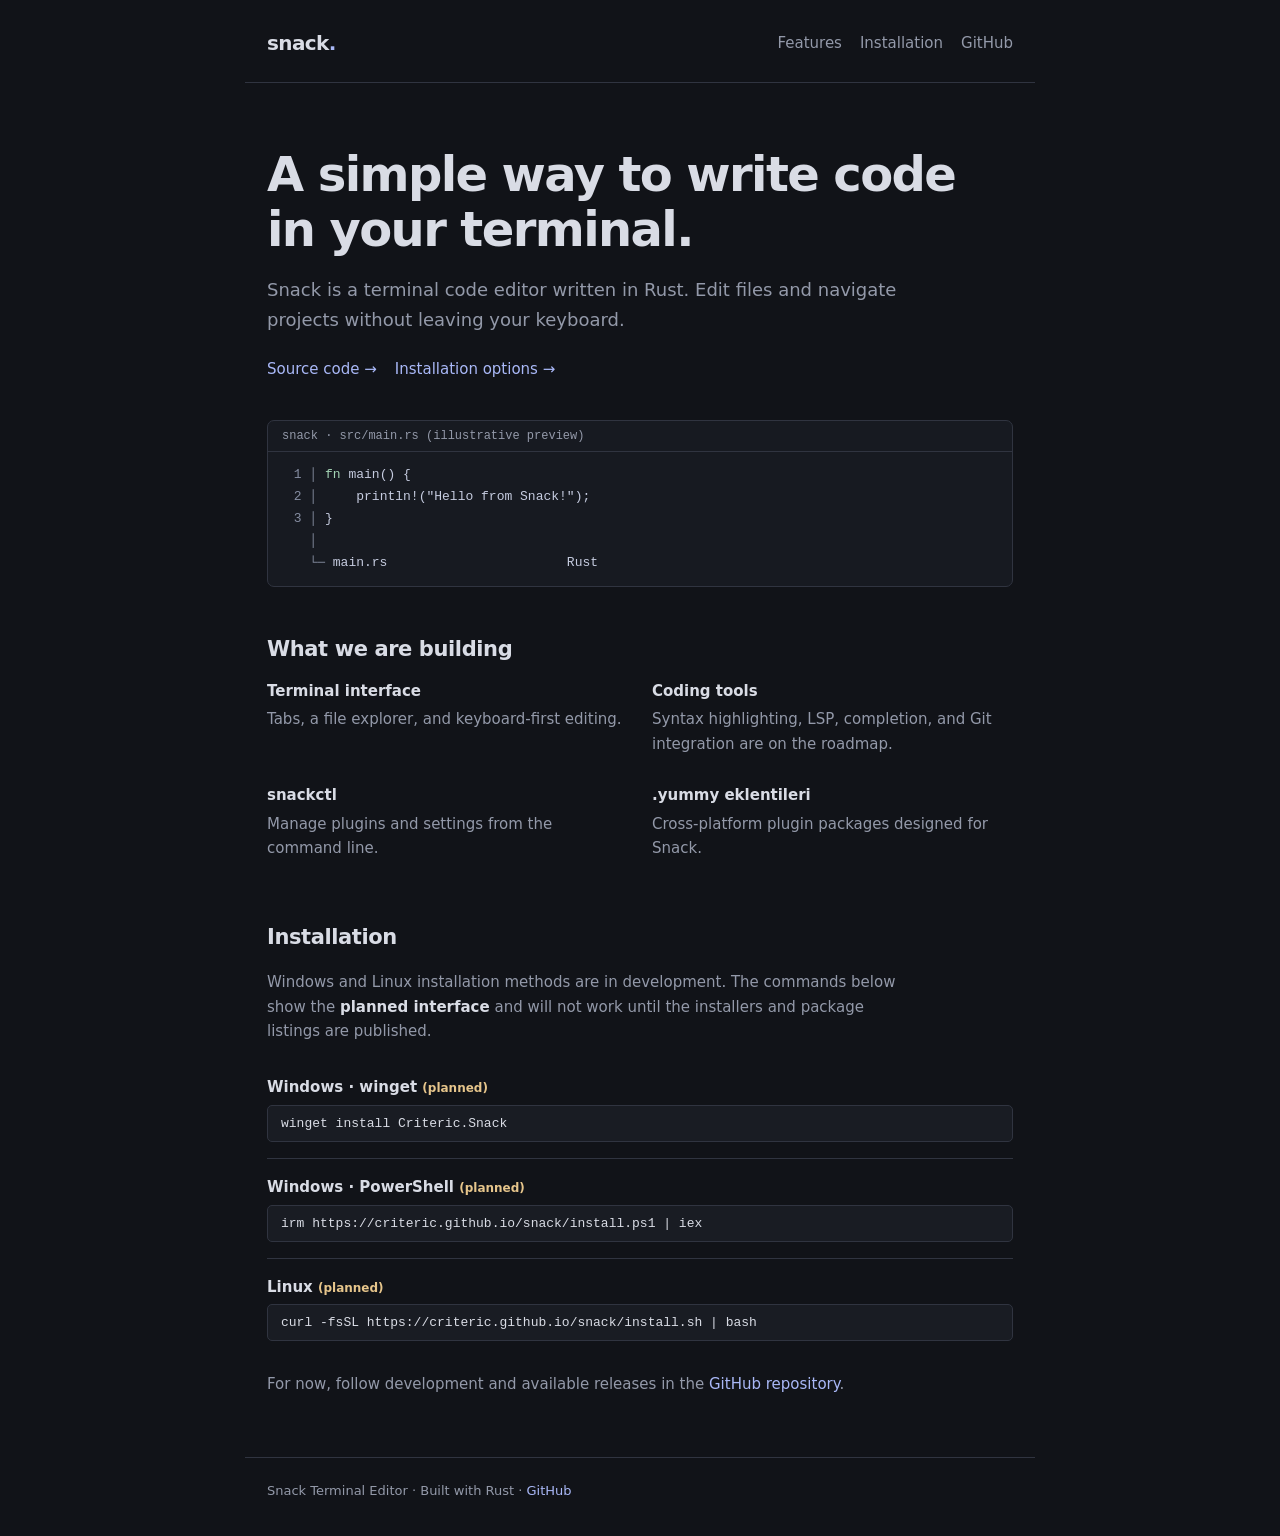
<file: docs/index.html>
<!doctype html>
<html lang="en">
<head>
<meta charset="utf-8"><meta name="viewport" content="width=device-width, initial-scale=1">
<meta name="google-site-verification" content="OqhC4cJmFgYRy2x8b26-GynmZ3GK8coxohnoatWXkdo" />
<title>Snack — Terminal Editor</title>
<meta name="description" content="Snack is a terminal code editor built with Rust.">
<style>
:root{color-scheme:dark;--bg:#111318;--fg:#d9dce5;--muted:#9399a9;--line:#303440;--link:#a9b8f7}*{box-sizing:border-box}body{margin:0;background:var(--bg);color:var(--fg);font:15px/1.65 system-ui,-apple-system,Segoe UI,sans-serif}main,header,footer{max-width:790px;margin:auto;padding:0 22px}header{padding-top:27px;padding-bottom:22px;border-bottom:1px solid var(--line);display:flex;justify-content:space-between;align-items:center}.logo{font-size:20px;font-weight:750;letter-spacing:-.6px}nav{display:flex;gap:18px}a{color:var(--link);text-decoration:none}a:hover{text-decoration:underline}nav a{color:var(--muted)}h1{font-size:clamp(32px,7vw,48px);letter-spacing:-1.6px;line-height:1.15;margin:64px 0 16px}h2{font-size:21px;letter-spacing:-.4px;margin:45px 0 12px}p{color:var(--muted);max-width:630px}strong{color:var(--fg)}.lead{font-size:18px}.links{display:flex;gap:18px;margin:22px 0 38px}.terminal{border:1px solid var(--line);border-radius:7px;overflow:hidden;background:#171a21}.bar{border-bottom:1px solid var(--line);padding:8px 14px;color:var(--muted);font:12px ui-monospace,monospace}.terminal pre{overflow:auto;padding:12px 18px;font:13px/1.7 ui-monospace,SFMono-Regular,Consolas,monospace;margin:0;color:#c6cce0}.dim{color:#858da1}.accent{color:#a4d4b5}.features{display:grid;grid-template-columns:1fr 1fr;gap:12px 24px}.features p{margin:4px 0 14px}.install{border-top:1px solid var(--line);padding:16px 0}.install:first-of-type{border-top:0}.install h3{font-size:15px;margin:0 0 5px}.cmd{padding:10px 13px;border:1px solid var(--line);background:#191c23;border-radius:5px;overflow:auto;font:13px ui-monospace,monospace;white-space:nowrap}.tag{font-size:12px;color:#e6c58b}footer{border-top:1px solid var(--line);margin-top:60px;padding-top:22px;padding-bottom:35px;color:var(--muted);font-size:13px}@media(max-width:560px){.features{grid-template-columns:1fr}nav{gap:10px}h1{margin-top:42px}}
</style>
</head>
<body>
<header><div class="logo">snack<span style="color:#a9b8f7">.</span></div><nav><a href="#features">Features</a><a href="#install">Installation</a><a href="https://github.com/criteric/snack">GitHub</a></nav></header>
<main>
<h1>A simple way to write code<br>in your terminal.</h1>
<p class="lead">Snack is a terminal code editor written in Rust. Edit files and navigate projects without leaving your keyboard.</p>
<div class="links"><a href="https://github.com/criteric/snack">Source code →</a><a href="#install">Installation options →</a></div>
<div class="terminal" aria-label="Illustrative Snack terminal interface"><div class="bar">snack · src/main.rs (illustrative preview)</div><pre><span class="dim"> 1 │</span> <span class="accent">fn</span> main() {
<span class="dim"> 2 │</span>     println!("Hello from Snack!");
<span class="dim"> 3 │</span> }
<span class="dim">   │</span>
<span class="dim">   └─</span> main.rs                       Rust</pre></div>
<section id="features"><h2>What we are building</h2><div class="features"><div><strong>Terminal interface</strong><p>Tabs, a file explorer, and keyboard-first editing.</p></div><div><strong>Coding tools</strong><p>Syntax highlighting, LSP, completion, and Git integration are on the roadmap.</p></div><div><strong>snackctl</strong><p>Manage plugins and settings from the command line.</p></div><div><strong>.yummy eklentileri</strong><p>Cross-platform plugin packages designed for Snack.</p></div></div></section>
<section id="install"><h2>Installation</h2><p>Windows and Linux installation methods are in development. The commands below show the <strong>planned interface</strong> and will not work until the installers and package listings are published.</p><div class="install"><h3>Windows · winget <span class="tag">(planned)</span></h3><div class="cmd">winget install Criteric.Snack</div></div><div class="install"><h3>Windows · PowerShell <span class="tag">(planned)</span></h3><div class="cmd">irm https://criteric.github.io/snack/install.ps1 | iex</div></div><div class="install"><h3>Linux <span class="tag">(planned)</span></h3><div class="cmd">curl -fsSL https://criteric.github.io/snack/install.sh | bash</div></div><p>For now, follow development and available releases in the <a href="https://github.com/criteric/snack">GitHub repository</a>.</p></section>
</main><footer>Snack Terminal Editor · Built with Rust · <a href="https://github.com/criteric/snack">GitHub</a></footer>
</body></html>
</file>
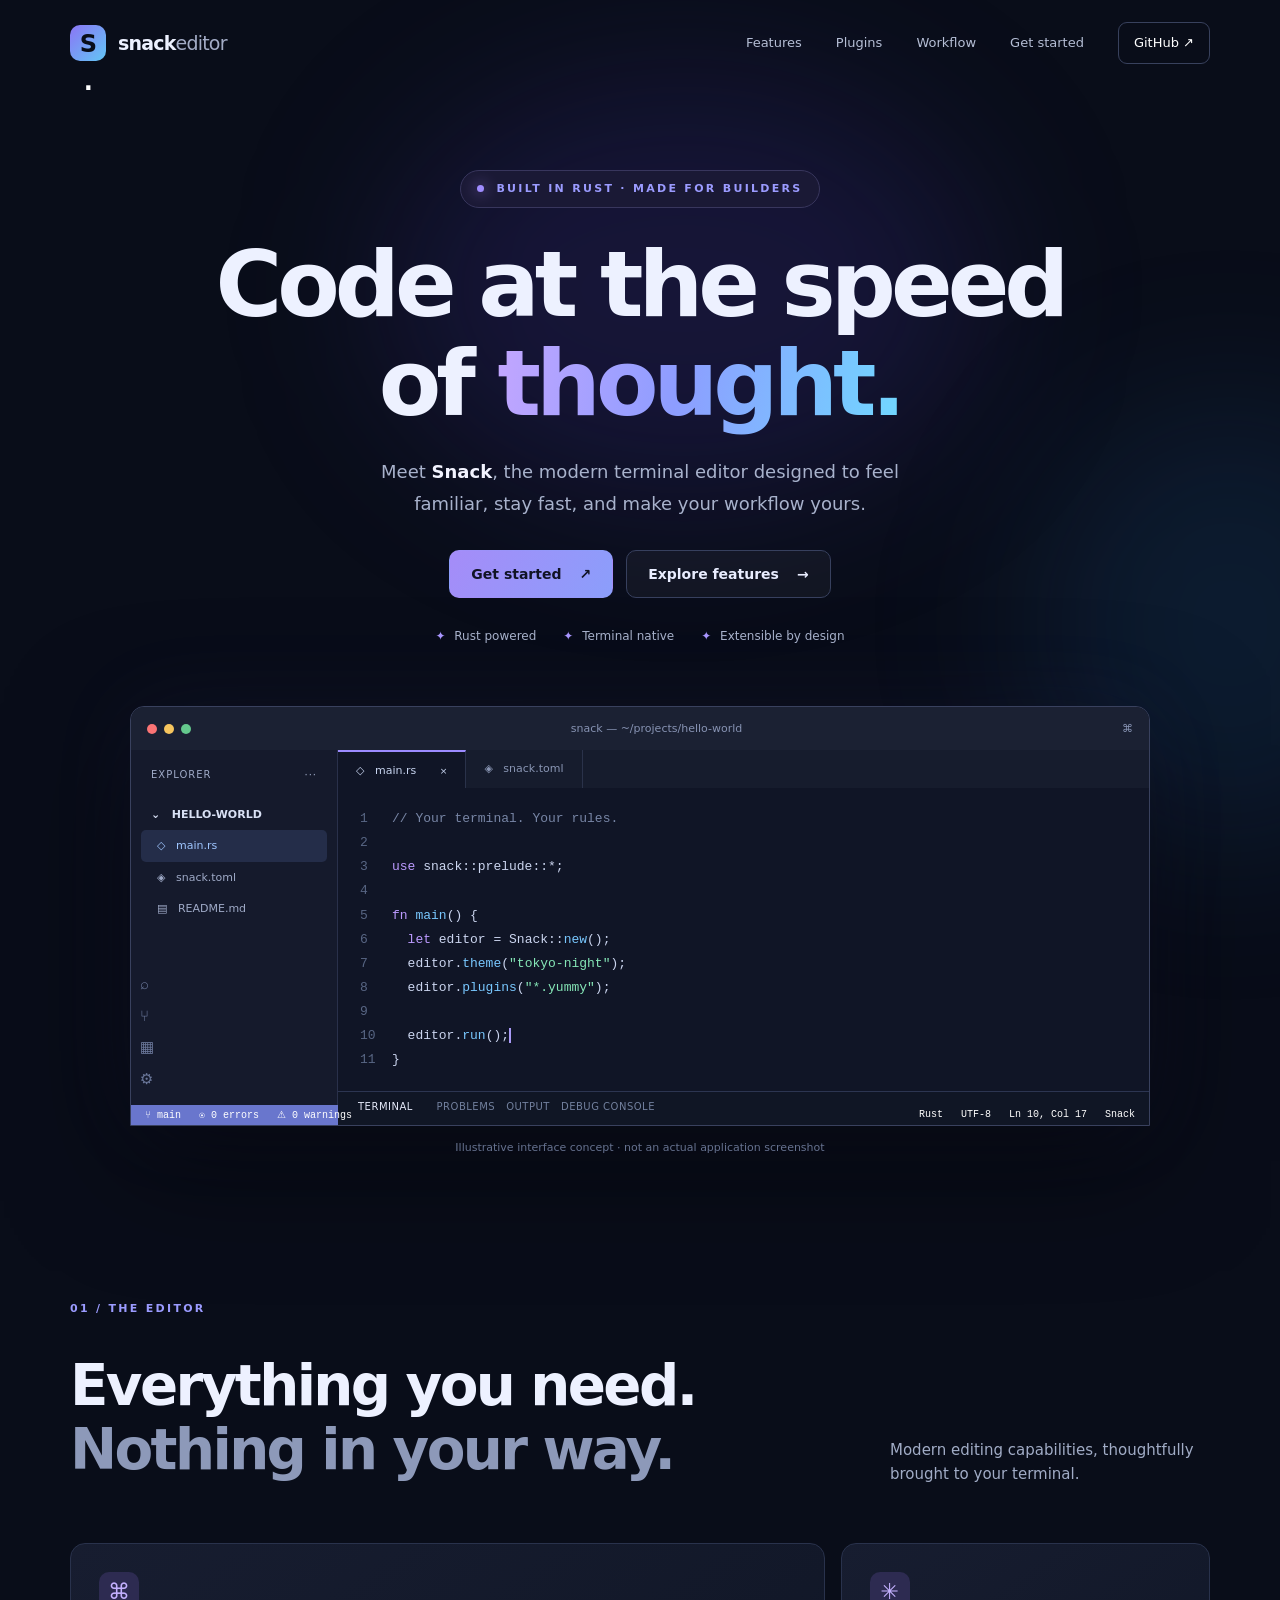
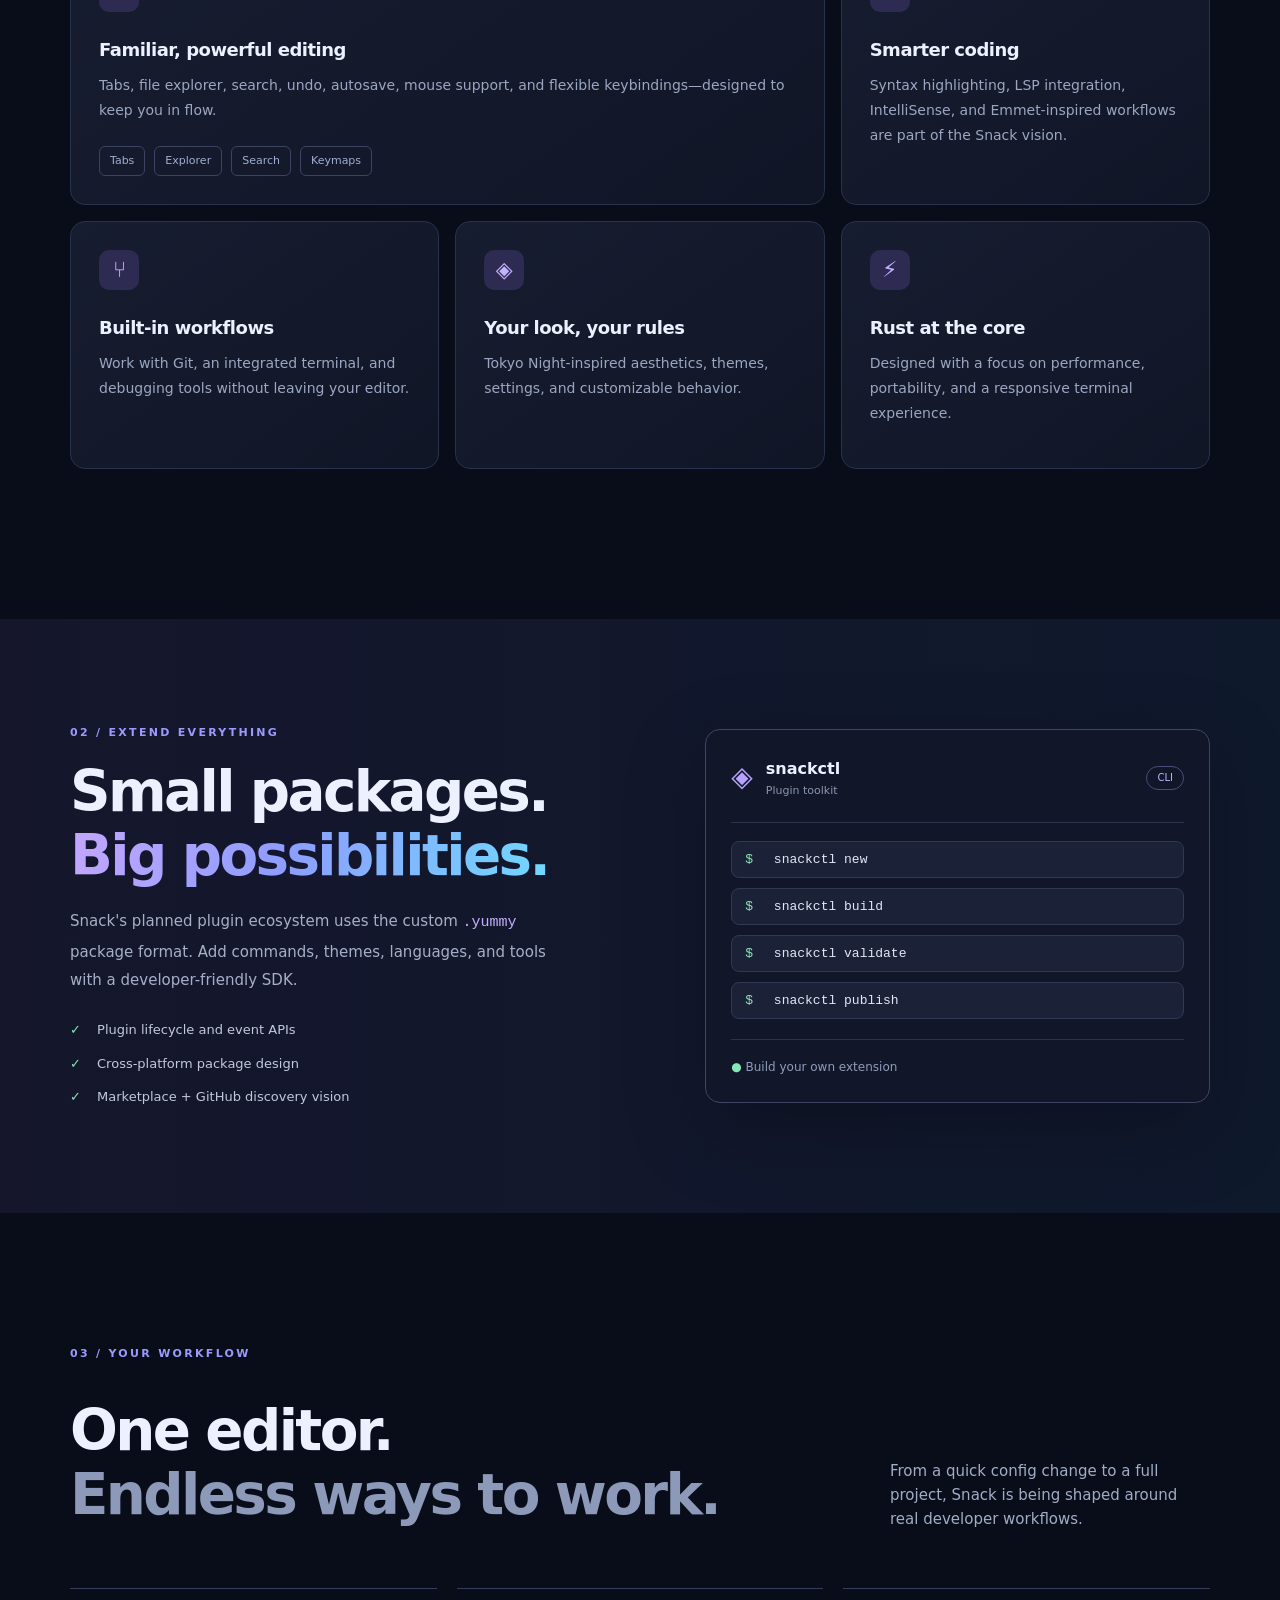
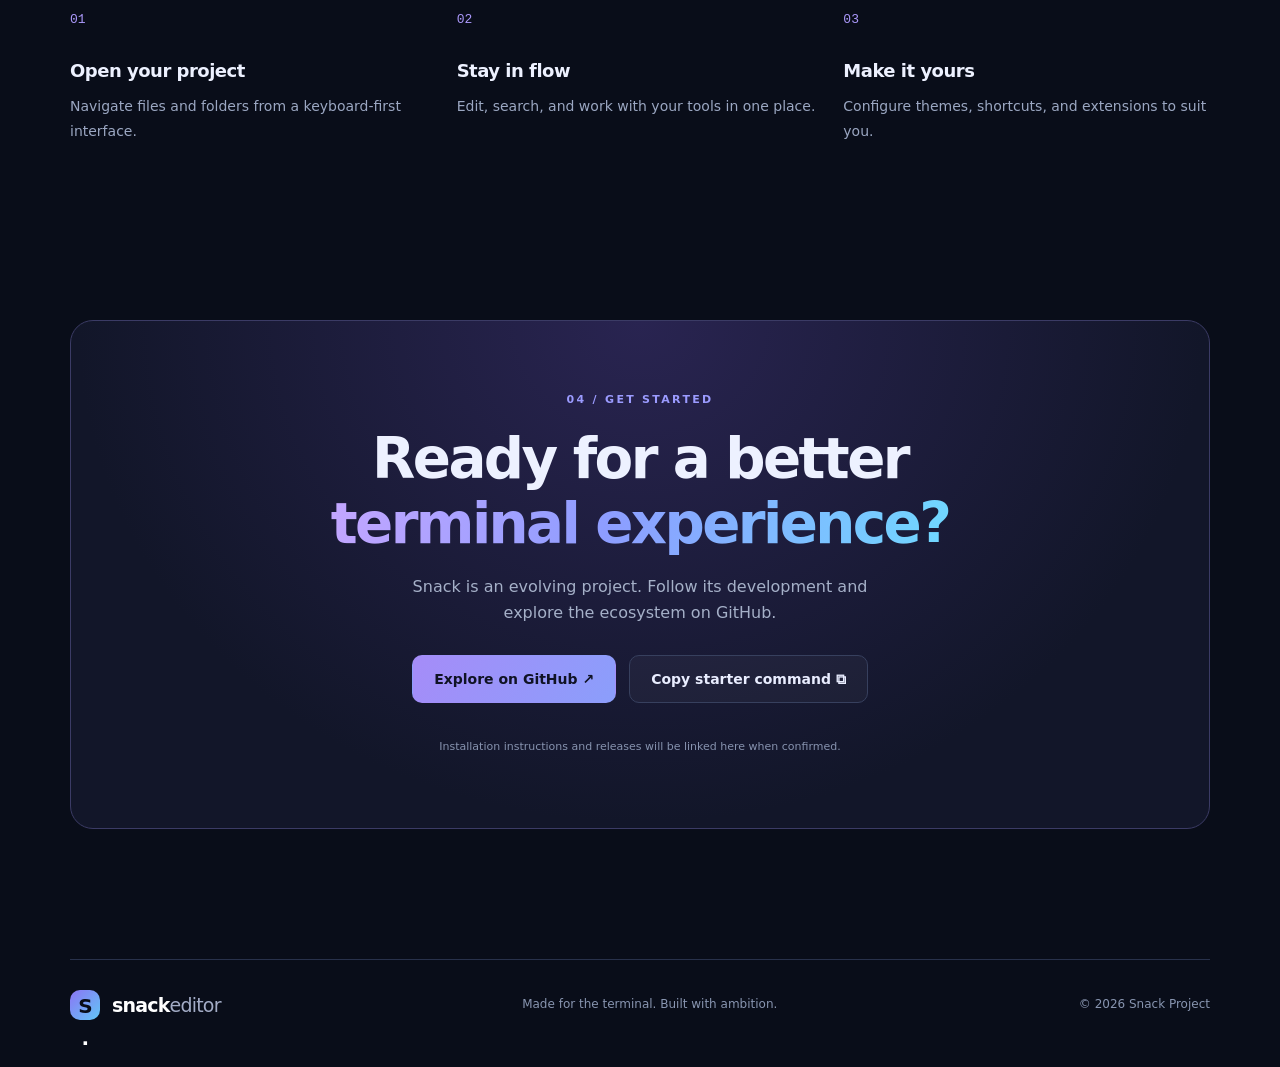
<file: docs/snack-website/index.html>
<!doctype html>
<html lang="en">
<head>
<meta charset="utf-8"><meta name="viewport" content="width=device-width, initial-scale=1">
<meta name="theme-color" content="#0b1020"><meta name="description" content="Snack is a modern Rust-powered terminal editor with a powerful plugin ecosystem.">
<title>Snack — Make the terminal yours.</title>
<link rel="icon" href="favicon.svg" type="image/svg+xml"><link rel="stylesheet" href="style.css">
</head>
<body>
<div class="ambient ambient-a"></div><div class="ambient ambient-b"></div>
<header class="nav wrap"><a class="brand" href="#home"><span class="logo">S<span class="dot">.</span></span><span>snack<span class="muted">editor</span></span></a><button class="menu" aria-label="Toggle navigation" aria-expanded="false">☰</button><nav id="navlinks"><a href="#features">Features</a><a href="#plugins">Plugins</a><a href="#workflow">Workflow</a><a href="#install">Get started</a><a class="nav-github" href="https://github.com/criteric" target="_blank" rel="noopener noreferrer">GitHub ↗</a></nav></header>
<main id="home">
<section class="hero wrap"><div class="eyebrow"><span class="pulse"></span> BUILT IN RUST · MADE FOR BUILDERS</div><h1>Code at the speed<br>of <span class="gradient">thought.</span></h1><p class="lede">Meet <strong>Snack</strong>, the modern terminal editor designed to feel familiar, stay fast, and make your workflow yours.</p><div class="hero-actions"><a class="btn primary" href="#install">Get started <span>↗</span></a><a class="btn ghost" href="#features">Explore features <span>→</span></a></div><div class="hero-meta"><span><i>✦</i> Rust powered</span><span><i>✦</i> Terminal native</span><span><i>✦</i> Extensible by design</span></div>
<div class="editor"><div class="editor-top"><div class="traffic"><b></b><b></b><b></b></div><div class="editor-title">snack — ~/projects/hello-world</div><div class="editor-top-right">⌘</div></div><div class="editor-main"><aside class="sidebar"><div class="side-heading">EXPLORER <span>···</span></div><div class="folder">⌄ &nbsp; HELLO-WORLD</div><div class="file active">◇ &nbsp; main.rs</div><div class="file">◈ &nbsp; snack.toml</div><div class="file">▤ &nbsp; README.md</div><div class="side-bottom">⌕<br>⑂<br>▦<br>⚙</div></aside><div class="code-area"><div class="tabs"><span>◇ &nbsp; main.rs <small>×</small></span><span>◈ &nbsp; snack.toml</span></div><div class="code"><div><em>1</em><span class="comment">// Your terminal. Your rules.</span></div><div><em>2</em></div><div><em>3</em><span class="purple">use</span> snack::prelude::*;</div><div><em>4</em></div><div><em>5</em><span class="purple">fn</span> <span class="blue">main</span>() {</div><div><em>6</em>&nbsp;&nbsp;<span class="purple">let</span> editor = Snack::<span class="blue">new</span>();</div><div><em>7</em>&nbsp;&nbsp;editor.<span class="blue">theme</span>(<span class="green">"tokyo-night"</span>);</div><div><em>8</em>&nbsp;&nbsp;editor.<span class="blue">plugins</span>(<span class="green">"*.yummy"</span>);</div><div><em>9</em></div><div><em>10</em>&nbsp;&nbsp;editor.<span class="blue">run</span>();<span class="caret"></span></div><div><em>11</em>}</div></div><div class="terminal"><div class="terminal-heading">TERMINAL <span>PROBLEMS &nbsp; OUTPUT &nbsp; DEBUG CONSOLE</span></div><div><span class="green">➜</span> <span class="blue">~</span> snack --version</div><div class="terminal-response">Snack Terminal Editor · ready to create <span class="green">✓</span></div></div></div></div><div class="status"><span>⑂ main &nbsp; ◉ 0 errors &nbsp; ⚠ 0 warnings</span><span>Rust &nbsp; UTF-8 &nbsp; Ln 10, Col 17 &nbsp; Snack</span></div></div><p class="mock-note">Illustrative interface concept · not an actual application screenshot</p></section>
<section id="features" class="section wrap"><div class="section-label">01 / THE EDITOR</div><div class="section-head"><h2>Everything you need.<br><span class="soft">Nothing in your way.</span></h2><p>Modern editing capabilities, thoughtfully brought to your terminal.</p></div><div class="feature-grid"><article class="feature wide"><span class="feature-icon">⌘</span><h3>Familiar, powerful editing</h3><p>Tabs, file explorer, search, undo, autosave, mouse support, and flexible keybindings—designed to keep you in flow.</p><div class="mini-tags"><span>Tabs</span><span>Explorer</span><span>Search</span><span>Keymaps</span></div></article><article class="feature"><span class="feature-icon">✳</span><h3>Smarter coding</h3><p>Syntax highlighting, LSP integration, IntelliSense, and Emmet-inspired workflows are part of the Snack vision.</p></article><article class="feature"><span class="feature-icon">⑂</span><h3>Built-in workflows</h3><p>Work with Git, an integrated terminal, and debugging tools without leaving your editor.</p></article><article class="feature"><span class="feature-icon">◈</span><h3>Your look, your rules</h3><p>Tokyo Night-inspired aesthetics, themes, settings, and customizable behavior.</p></article><article class="feature"><span class="feature-icon">⚡</span><h3>Rust at the core</h3><p>Designed with a focus on performance, portability, and a responsive terminal experience.</p></article></div></section>
<section id="plugins" class="section plugin-section"><div class="wrap plugin-layout"><div><div class="section-label">02 / EXTEND EVERYTHING</div><h2>Small packages.<br><span class="gradient">Big possibilities.</span></h2><p>Snack's planned plugin ecosystem uses the custom <code>.yummy</code> package format. Add commands, themes, languages, and tools with a developer-friendly SDK.</p><div class="plugin-points"><div><span>✓</span> Plugin lifecycle and event APIs</div><div><span>✓</span> Cross-platform package design</div><div><span>✓</span> Marketplace + GitHub discovery vision</div></div></div><div class="plugin-card"><div class="plugin-header"><span>◈</span><div><strong>snackctl</strong><small>Plugin toolkit</small></div><span class="pill">CLI</span></div><div class="cmd"><span>$</span> snackctl new</div><div class="cmd"><span>$</span> snackctl build</div><div class="cmd"><span>$</span> snackctl validate</div><div class="cmd"><span>$</span> snackctl publish</div><div class="plugin-footer"><span class="green">●</span> Build your own extension</div></div></div></section>
<section id="workflow" class="section wrap"><div class="section-label">03 / YOUR WORKFLOW</div><div class="section-head"><h2>One editor.<br><span class="soft">Endless ways to work.</span></h2><p>From a quick config change to a full project, Snack is being shaped around real developer workflows.</p></div><div class="steps"><div><span class="step-num">01</span><h3>Open your project</h3><p>Navigate files and folders from a keyboard-first interface.</p></div><div><span class="step-num">02</span><h3>Stay in flow</h3><p>Edit, search, and work with your tools in one place.</p></div><div><span class="step-num">03</span><h3>Make it yours</h3><p>Configure themes, shortcuts, and extensions to suit you.</p></div></div></section>
<section id="install" class="section wrap"><div class="cta"><div class="section-label">04 / GET STARTED</div><h2>Ready for a better<br><span class="gradient">terminal experience?</span></h2><p>Snack is an evolving project. Follow its development and explore the ecosystem on GitHub.</p><div class="hero-actions"><a class="btn primary" href="https://github.com/criteric" target="_blank" rel="noopener noreferrer">Explore on GitHub ↗</a><button class="btn ghost copy" data-copy="snack --help">Copy starter command ⧉</button></div><small>Installation instructions and releases will be linked here when confirmed.</small></div></section>
</main><footer class="wrap footer"><div class="brand"><span class="logo">S<span class="dot">.</span></span><span>snack<span class="muted">editor</span></span></div><p>Made for the terminal. Built with ambition.</p><span>© <span id="year">2026</span> Snack Project</span></footer><div class="toast" role="status" aria-live="polite">Copied to clipboard</div><script src="script.js"></script></body></html>
</file>
<file: docs/snack-website/style.css>
:root{color-scheme:dark;--bg:#090d19;--surface:#111729;--border:#29314b;--text:#edf1ff;--muted:#9ba6c4;--violet:#a78bfa;--blue:#75baff;--green:#7de3b0}*{box-sizing:border-box}html{scroll-behavior:smooth}body{margin:0;background:var(--bg);color:var(--text);font-family:Inter,ui-sans-serif,system-ui,-apple-system,BlinkMacSystemFont,"Segoe UI",sans-serif;line-height:1.6;overflow-x:hidden}a{color:inherit;text-decoration:none}button{font:inherit;cursor:pointer}.wrap{width:min(1140px,calc(100% - 44px));margin:auto}.ambient{position:absolute;z-index:-1;pointer-events:none;filter:blur(80px);border-radius:50%}.ambient-a{top:80px;left:30%;width:600px;height:420px;background:#4936aa36}.ambient-b{top:400px;right:-150px;width:400px;height:450px;background:#216eae26}.nav{height:86px;display:flex;align-items:center;justify-content:space-between}.brand{display:flex;align-items:center;gap:12px;font-weight:800;font-size:19px;letter-spacing:-.8px}.logo{width:36px;height:36px;display:grid;place-items:center;background:linear-gradient(135deg,#8b75f5,#62c6f5);border-radius:10px;color:#090d19;font-weight:900;font-size:24px}.dot{color:#fff}.muted{color:#a3acc6;font-weight:500}.nav nav{display:flex;align-items:center;gap:34px;font-size:13px;color:#b5bed5}.nav nav a:hover{color:#fff}.nav-github{padding:10px 15px;border:1px solid #38415d;border-radius:9px;color:#fff}.menu{display:none;background:none;border:0;color:white;font-size:24px}.hero{padding-top:84px;text-align:center}.eyebrow,.section-label{font-size:11px;letter-spacing:2.3px;font-weight:800;color:#9b9bff}.eyebrow{display:inline-flex;gap:12px;align-items:center;border:1px solid #38365d;background:#1a1935;padding:9px 16px;border-radius:100px}.pulse{width:7px;height:7px;border-radius:50%;background:#9f8cff;box-shadow:0 0 15px #ad8bff}h1,h2,h3,p{margin-top:0}h1{font-size:clamp(50px,7.3vw,91px);line-height:1.09;letter-spacing:-5px;margin:27px 0 23px;font-weight:850}.gradient{background:linear-gradient(100deg,#c3a6ff,#8d9dff 45%,#70d8ff);-webkit-background-clip:text;background-clip:text;color:transparent}.lede{font-size:18px;max-width:590px;margin:0 auto;color:#a8b2cc;line-height:1.8}.lede strong{color:#f2f3ff}.hero-actions{display:flex;justify-content:center;gap:13px;margin:29px 0}.btn{border:1px solid #37405e;border-radius:10px;padding:12px 21px;font-weight:750;font-size:14px;display:inline-flex;align-items:center;gap:18px;transition:transform .2s,background .2s}.btn:hover{transform:translateY(-2px)}.primary{background:linear-gradient(120deg,#a58cf8,#8b9efb);border-color:transparent;color:#101325}.ghost{background:#ffffff09;color:#e9edff}.hero-meta{display:flex;justify-content:center;gap:27px;color:#a7b1ca;font-size:12px;margin:25px 0 60px}.hero-meta i{font-style:normal;color:#a996ff;margin-right:5px}.editor{text-align:left;max-width:1020px;margin:auto;border:1px solid #39415e;border-radius:14px 14px 0 0;background:#101526;box-shadow:0 35px 120px #0008,0 0 90px #7773ff13;overflow:hidden}.editor-top{height:43px;background:#1b2133;display:flex;align-items:center;justify-content:space-between;padding:0 16px;color:#8793b3;font-size:11px}.traffic{display:flex;gap:7px}.traffic b{width:10px;height:10px;border-radius:50%;background:#fb7475}.traffic b:nth-child(2){background:#f6c55e}.traffic b:nth-child(3){background:#64c98d}.editor-main{display:flex;height:355px}.sidebar{width:207px;background:#151a2c;border-right:1px solid #29304a;padding:17px 10px;position:relative;color:#9faac7;font-size:11px;flex-shrink:0}.side-heading{font-size:10px;letter-spacing:1px;display:flex;justify-content:space-between;padding:0 10px 17px}.folder{color:#d9e1f5;padding:6px 10px;font-weight:700}.file{padding:7px 16px}.file.active{background:#242d49;color:#9fc6ff;border-radius:5px}.side-bottom{position:absolute;left:9px;bottom:10px;line-height:2.1;color:#6b789b;font-size:15px}.code-area{flex:1;min-width:0;display:flex;flex-direction:column}.tabs{height:38px;display:flex;align-items:stretch;background:#161c2d;font-size:11px;color:#8995b3}.tabs span{padding:10px 18px;border-right:1px solid #2a324a}.tabs span:first-child{background:#101526;border-top:2px solid #9c8bff;color:#c8d5f0}.tabs small{margin-left:20px}.code{padding:19px 22px;font:13px/1.85 ui-monospace,SFMono-Regular,Consolas,monospace;flex:1;white-space:pre;color:#cbd5ef}.code em{font-style:normal;display:inline-block;width:32px;color:#586684;user-select:none}.purple{color:#bc9bff}.blue{color:#79c8ff}.green{color:#85e6b7}.comment{color:#7886a6}.caret{display:inline-block;background:#a99af6;width:2px;height:15px;vertical-align:middle;animation:blink 1.1s steps(1) infinite}@keyframes blink{50%{opacity:0}}.terminal{border-top:1px solid #2c3551;padding:9px 20px 12px;font:11px/1.8 ui-monospace,monospace;color:#c5cde0;background:#101625}.terminal-heading{font:10px ui-sans-serif,system-ui;letter-spacing:.5px;color:#e6eafa;margin-bottom:12px}.terminal-heading span{color:#72809e;margin-left:20px}.terminal-response{color:#8897b4}.status{background:#6976cd;color:#fff;display:flex;justify-content:space-between;padding:4px 14px;font:10px ui-monospace,monospace}.mock-note{color:#66728f;font-size:11px;margin-top:13px}.section{padding:132px 0 30px;scroll-margin-top:30px}.section-head{display:flex;justify-content:space-between;align-items:end;gap:25px;margin:18px 0 42px}.section-head p{max-width:320px;color:#a1acc6;font-size:15px}h2{font-size:clamp(34px,4.4vw,57px);line-height:1.15;letter-spacing:-2.6px;margin:18px 0}.soft{color:#8d99b9}.feature-grid{display:grid;grid-template-columns:repeat(3,1fr);gap:16px}.feature{min-height:240px;padding:28px;border:1px solid #29324c;border-radius:15px;background:linear-gradient(145deg,#171d30,#101626);transition:border-color .2s,transform .2s}.feature:hover{border-color:#8173ca;transform:translateY(-3px)}.feature.wide{grid-column:span 2}.feature-icon{display:grid;place-items:center;width:40px;height:40px;border-radius:10px;background:#2d2b51;color:#c4b1ff;font-size:22px;margin-bottom:24px}.feature h3,.steps h3{font-size:18px;letter-spacing:-.5px;margin-bottom:8px}.feature p,.steps p{color:#9ba7c2;font-size:14px;line-height:1.8}.mini-tags{display:flex;gap:9px;flex-wrap:wrap;margin-top:23px}.mini-tags span{border:1px solid #3b4362;border-radius:6px;color:#9faed2;padding:5px 10px;font-size:11px}.plugin-section{background:linear-gradient(90deg,#15162c,#0f192c);margin-top:120px;padding:105px 0}.plugin-layout{display:grid;grid-template-columns:1.1fr 1fr;align-items:center;gap:80px}.plugin-layout p{color:#a5b0c8;max-width:510px;font-size:15px;line-height:1.9}.plugin-layout code{color:#c4b0ff}.plugin-points{display:grid;gap:13px;margin-top:25px;color:#c1c9dc;font-size:13px}.plugin-points span{color:#8be0b4;margin-right:12px}.plugin-card{border:1px solid #444365;border-radius:15px;background:#111728;padding:25px;box-shadow:0 25px 80px #0004}.plugin-header{display:flex;gap:13px;align-items:center;border-bottom:1px solid #2b334b;padding-bottom:22px;margin-bottom:18px}.plugin-header>span:first-child{font-size:28px;color:#b7a1ff}.plugin-header div{display:flex;flex-direction:column;flex:1}.plugin-header small{font-size:11px;color:#8996b2}.pill{border:1px solid #4d4b7a;color:#c3b1ff;padding:3px 10px;border-radius:30px;font-size:10px}.cmd{padding:10px 13px;background:#1b2237;border:1px solid #303953;border-radius:8px;margin:10px 0;font:13px ui-monospace,monospace;color:#e2e7f7}.cmd span{color:#8de4b4;margin-right:13px}.plugin-footer{border-top:1px solid #2b334b;padding-top:18px;margin-top:20px;color:#8f9cba;font-size:12px}.steps{display:grid;grid-template-columns:repeat(3,1fr);gap:20px}.steps>div{border-top:1px solid #333d59;padding-top:23px}.step-num{color:#ab98fb;font:13px ui-monospace,monospace;display:block;margin-bottom:30px}.cta{text-align:center;border:1px solid #3b3b65;background:radial-gradient(ellipse at top,#292451,#121629 70%);border-radius:23px;padding:70px 20px}.cta p{color:#a5b0c8;max-width:500px;margin:auto}.cta small{color:#8793af;font-size:11px}.footer{display:flex;align-items:center;justify-content:space-between;gap:20px;border-top:1px solid #28314b;margin-top:100px;padding:30px 0 50px;color:#8895b0;font-size:12px}.footer .brand{color:#fff}.footer .logo{width:30px;height:30px;font-size:20px}.footer p{margin:0}.toast{position:fixed;bottom:25px;left:50%;transform:translate(-50%,20px);opacity:0;pointer-events:none;background:#2d3755;color:#fff;padding:11px 18px;border-radius:10px;transition:.2s;font-size:13px}.toast.show{transform:translate(-50%,0);opacity:1}@media(max-width:750px){.nav{height:70px}.menu{display:block}.nav nav{display:none;position:absolute;top:68px;left:20px;right:20px;background:#171d30;border:1px solid #38415d;border-radius:12px;padding:20px;z-index:10;flex-direction:column;gap:20px}.nav nav.open{display:flex}.hero{padding-top:54px}h1{letter-spacing:-2.5px}.lede{font-size:15px}.hero-meta{gap:10px;flex-wrap:wrap;font-size:10px}.sidebar{display:none}.editor-main{height:335px}.code{font-size:11px;padding:15px 8px}.terminal-heading span{display:none}.status{font-size:8px}.status span:last-child{display:none}.section{padding-top:90px}.section-head{display:block}.feature-grid{grid-template-columns:1fr}.feature.wide{grid-column:auto}.feature{min-height:auto}.plugin-section{margin-top:80px;padding:70px 0}.plugin-layout{grid-template-columns:1fr;gap:35px}.steps{grid-template-columns:1fr}.footer{flex-direction:column;text-align:center}.cta{padding:50px 15px}.hero-actions{flex-wrap:wrap}}@media(prefers-reduced-motion:reduce){html{scroll-behavior:auto}*,*:before,*:after{animation:none!important;transition:none!important}}
</file>
